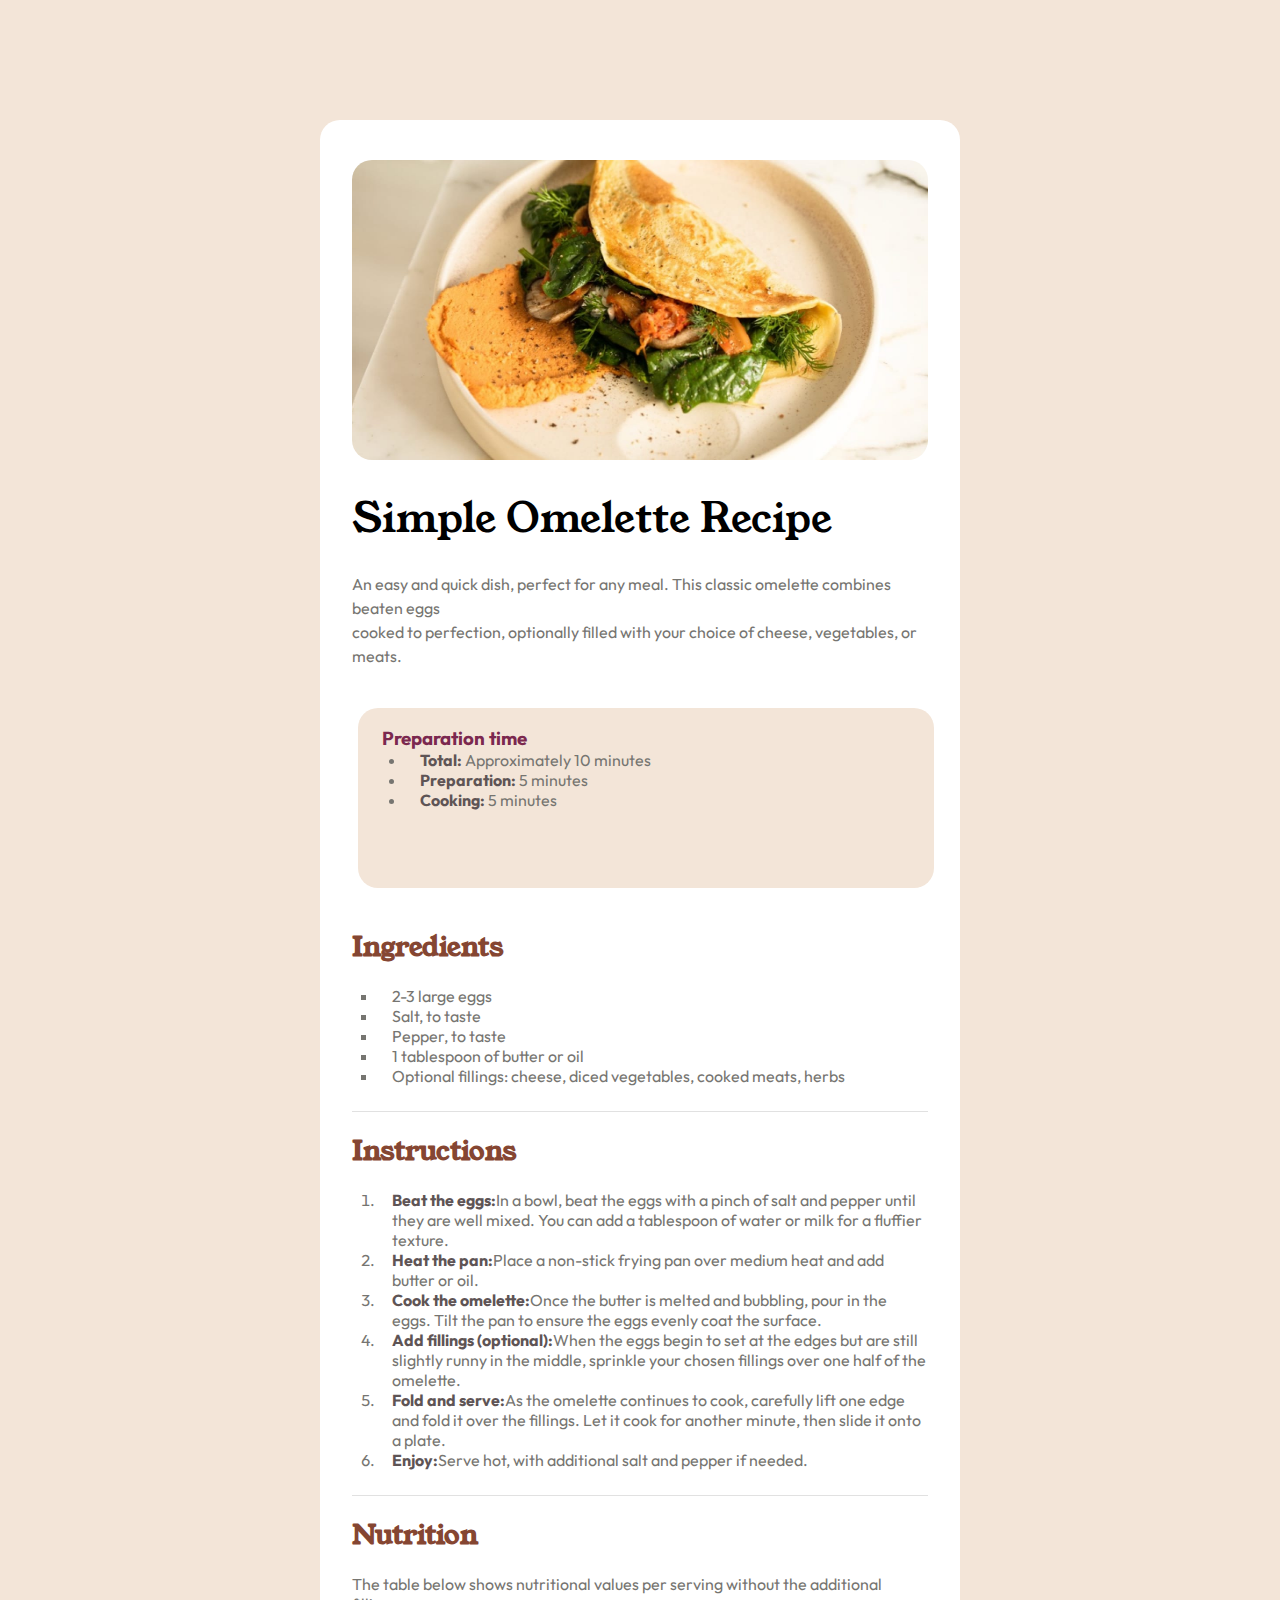
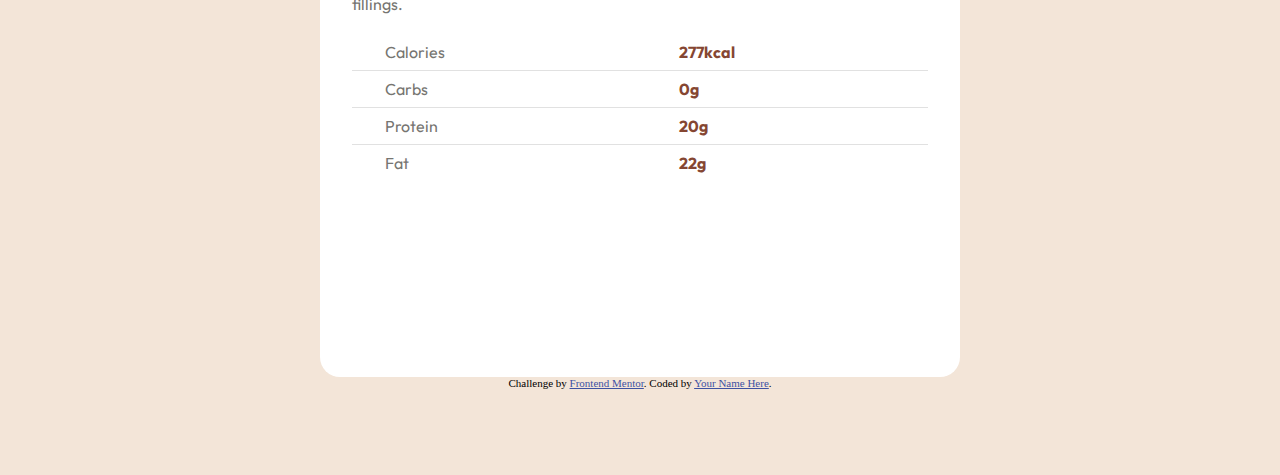
<file: recipe-page-main/index.html>
<!DOCTYPE html>
<html lang="en">
  <head>
    <meta charset="UTF-8" />
    <meta name="viewport" content="width=device-width, initial-scale=1.0" />
    <!-- displays site properly based on user's device -->

    <link
      rel="icon"
      type="image/png"
      sizes="32x32"
      href="./assets/images/favicon-32x32.png"
    />

    <title>Frontend Mentor | Recipe page</title>

    <!-- Feel free to remove these styles or customise in your own stylesheet 👍 -->

    <link rel="stylesheet" href="style.css" />
  </head>

  <body>
    <div class="box">
      <section class="first-section">
        <img src="assets/images/image-omelette.jpeg" alt="Omelette" />
      </section>

      <section class="second-section">
        <h1>Simple Omelette Recipe</h1>
        <p>
          An easy and quick dish, perfect for any meal. This classic omelette
          combines beaten eggs <br />
          cooked to perfection, optionally filled with your choice of cheese,
          vegetables, or meats.
        </p>
      </section>

      <section class="third-section">
        <h3>Preparation time</h3>
        <ul>
          <li><span>Total:</span> Approximately 10 minutes</li>
          <li><span>Preparation:</span> 5 minutes</li>
          <li><span>Cooking:</span> 5 minutes</li>
        </ul>
      </section>

      <section class="forth-section">
        <h3>Ingredients</h3>
        <ul>
          <li>2-3 large eggs</li>
          <li>Salt, to taste</li>
          <li>Pepper, to taste</li>
          <li>1 tablespoon of butter or oil</li>
          <li>
            Optional fillings: cheese, diced vegetables, cooked meats, herbs
          </li>
        </ul>
      </section>

      <section class="fifth-section">
        <h3>Instructions</h3>
        <ol>
          <li>
            <span>Beat the eggs:</span>In a bowl, beat the eggs with a pinch of
            salt and pepper until they are well mixed. You can add a tablespoon
            of water or milk for a fluffier texture.
          </li>
          <li>
            <span>Heat the pan:</span>Place a non-stick frying pan over medium
            heat and add butter or oil.
          </li>
          <li>
            <span>Cook the omelette:</span>Once the butter is melted and
            bubbling, pour in the eggs. Tilt the pan to ensure the eggs evenly
            coat the surface.
          </li>
          <li>
            <span>Add fillings (optional):</span>When the eggs begin to set at
            the edges but are still slightly runny in the middle, sprinkle your
            chosen fillings over one half of the omelette.
          </li>
          <li>
            <span>Fold and serve:</span>As the omelette continues to cook,
            carefully lift one edge and fold it over the fillings. Let it cook
            for another minute, then slide it onto a plate.
          </li>
          <li>
            <span>Enjoy:</span>Serve hot, with additional salt and pepper if
            needed.
          </li>
        </ol>
      </section>
      <section class="sixth-section">
        <h3>Nutrition</h3>
        <p>
          The table below shows nutritional values per serving without the
          additional fillings.
        </p>
        <table>
          <tr>
            <td>Calories</td>
            <td class="second-td">277kcal</td>
          </tr>
          <tr>
            <td>Carbs</td>
            <td class="second-td">0g</td>
          </tr>
          <tr>
            <td>Protein</td>
            <td class="second-td">20g</td>
          </tr>
          <tr class="last-tr">
            <td>Fat</td>
            <td class="second-td">22g</td>
          </tr>
        </table>
      </section>
    </div>

    <div class="attribution">
      Challenge by
      <a href="https://www.frontendmentor.io?ref=challenge" target="_blank"
        >Frontend Mentor</a
      >. Coded by <a href="#">Your Name Here</a>.
    </div>
  </body>
</html>
</file>
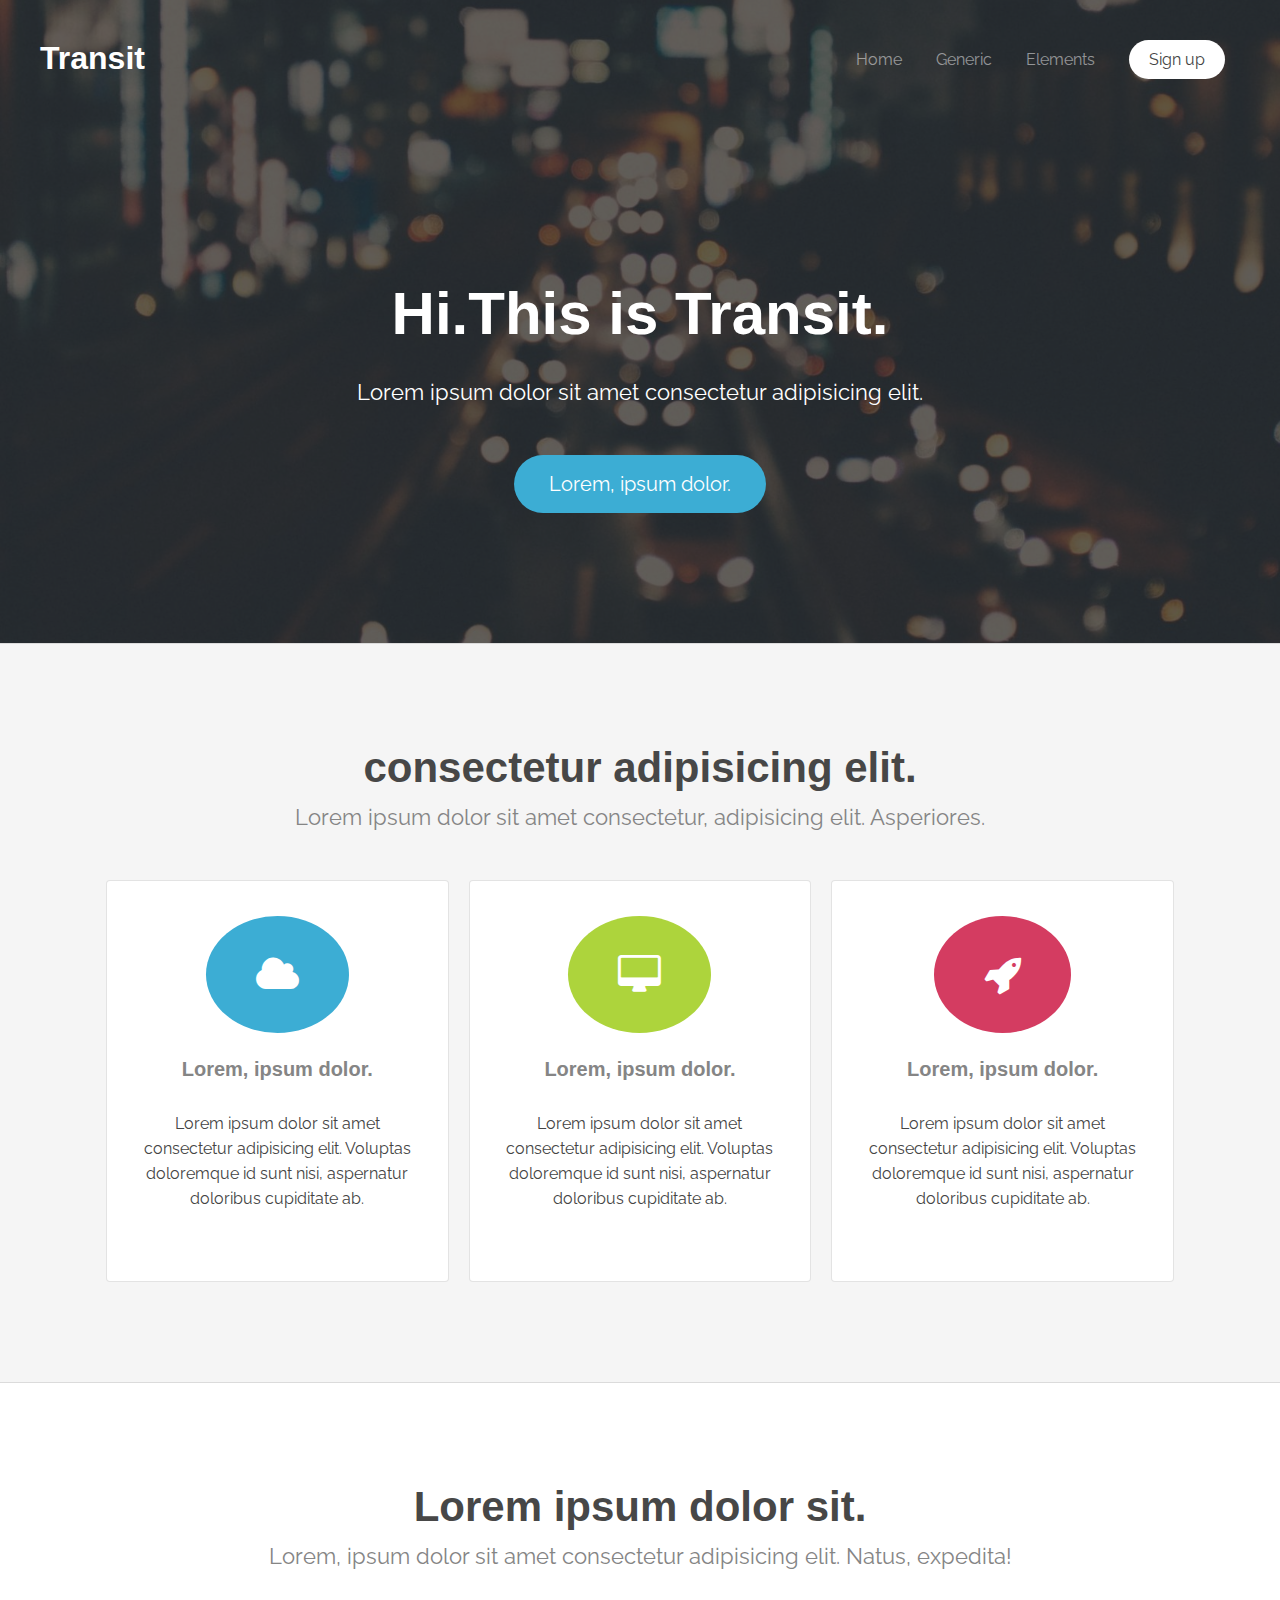
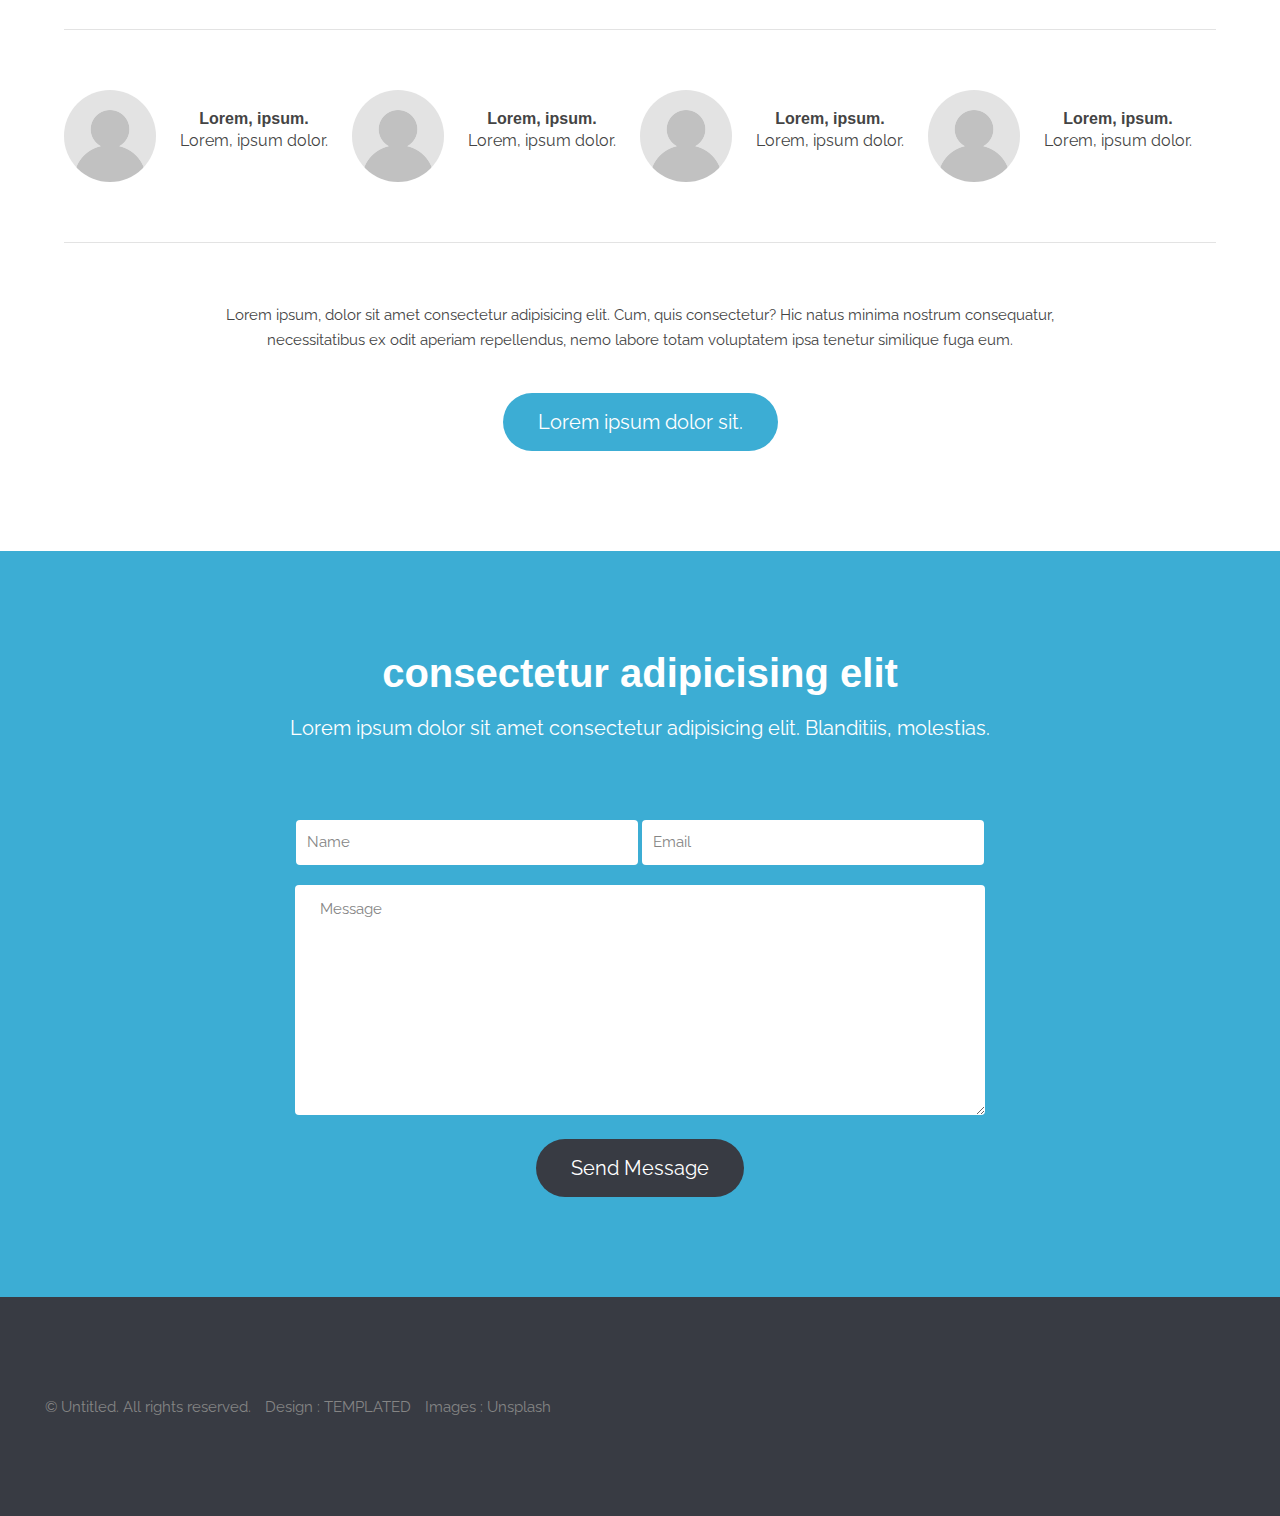
<file: Toplearn-first-project/index.html>
<!DOCTYPE html>
<html lang="en">
  <head>
    <meta charset="UTF-8" />
    <meta name="viewport" content="width=device-width, initial-scale=1.0" />
    <title>Document</title>
    <link rel="stylesheet" href="css/style.css" />
  </head>
  <body>
    <div class="header">
      <div class="top-menu">
        <h1>
          <a href="#">Transit</a>
        </h1>
        <div class="nav">
          <ul>
            <li><a href="#">Home</a></li>
            <li><a href="#">Generic</a></li>
            <li><a href="#">Elements</a></li>
            <li><button class="btn btn-gray">Sign up</button></li>
          </ul>
        </div>
      </div>

      <div class="banner-content">
        <h2>Hi.This is Transit.</h2>
        <p>Lorem ipsum dolor sit amet consectetur adipisicing elit.</p>
        <button class="btn btn-big btn-blue">Lorem, ipsum dolor.</button>
      </div>
    </div>

    <div class="main">
      <div class="services">
        <div class="container">
          <div class="services-header">
            <h2>consectetur adipisicing elit.</h2>
            <p>
              Lorem ipsum dolor sit amet consectetur, adipisicing elit.
              Asperiores.
            </p>
          </div>
          <div class="services-content">
            <div class="box">
              <i class="fa-cloud icon color-blue big rounded"></i>
              <h4>Lorem, ipsum dolor.</h4>
              <p>
                Lorem ipsum dolor sit amet consectetur adipisicing elit.
                Voluptas doloremque id sunt nisi, aspernatur doloribus
                cupiditate ab.
              </p>
            </div>
            <div class="box">
              <i class="fa-desktop icon color-green big rounded"></i>
              <h4>Lorem, ipsum dolor.</h4>
              <p>
                Lorem ipsum dolor sit amet consectetur adipisicing elit.
                Voluptas doloremque id sunt nisi, aspernatur doloribus
                cupiditate ab.
              </p>
            </div>
            <div class="box">
              <i class="fa-rocket icon color-red big rounded"></i>
              <h4>Lorem, ipsum dolor.</h4>
              <p>
                Lorem ipsum dolor sit amet consectetur adipisicing elit.
                Voluptas doloremque id sunt nisi, aspernatur doloribus
                cupiditate ab.
              </p>
            </div>
          </div>
        </div>
      </div>

      <div class="about">
        <div class="container">
          <div class="about-header">
            <h2>Lorem ipsum dolor sit.</h2>
            <p>
              Lorem, ipsum dolor sit amet consectetur adipisicing elit. Natus,
              expedita!
            </p>
          </div>

          <div class="about-content">
            <div class="profile">
              <img src="img/profile_placeholder.gif" alt="" />
              <h4>Lorem, ipsum.</h4>
              <p>Lorem, ipsum dolor.</p>
            </div>
            <div class="profile">
              <img src="img/profile_placeholder.gif" alt="" />
              <h4>Lorem, ipsum.</h4>
              <p>Lorem, ipsum dolor.</p>
            </div>
            <div class="profile">
              <img src="img/profile_placeholder.gif" alt="" />
              <h4>Lorem, ipsum.</h4>
              <p>Lorem, ipsum dolor.</p>
            </div>
            <div class="profile">
              <img src="img/profile_placeholder.gif" alt="" />
              <h4>Lorem, ipsum.</h4>
              <p>Lorem, ipsum dolor.</p>
            </div>
          </div>
          <div class="about-footer">
            <p>
              Lorem ipsum, dolor sit amet consectetur adipisicing elit. Cum,
              quis consectetur? Hic natus minima nostrum consequatur,
              necessitatibus ex odit aperiam repellendus, nemo labore totam
              voluptatem ipsa tenetur similique fuga eum.
            </p>

            <button class="btn btn-blue btn-big">Lorem ipsum dolor sit.</button>
          </div>
        </div>
      </div>

      <div class="contact">
        <div class="contact-header">
          <h2>consectetur adipicising elit</h2>
          <p>
            Lorem ipsum dolor sit amet consectetur adipisicing elit. Blanditiis,
            molestias.
          </p>
        </div>

        <div class="contact-content">
          <form action="">
            <input type="text" placeholder="Name" />
            <input type="email" placeholder="Email" />
            <textarea placeholder="Message"></textarea>
          </form>
          <button class="btn btn-dark btn-big">Send Message</button>
        </div>
      </div>
    </div>
    <div class="footer">
      <ul class="copyright">
        <li>&copy; Untitled. All rights reserved.</li>
        <li>Design : <a href="https://templated.co">TEMPLATED </a></li>
        <li>Images : <a href="https://unsplash.com">Unsplash</a></li>
      </ul>
    </div>
  </body>
</html>
</file>
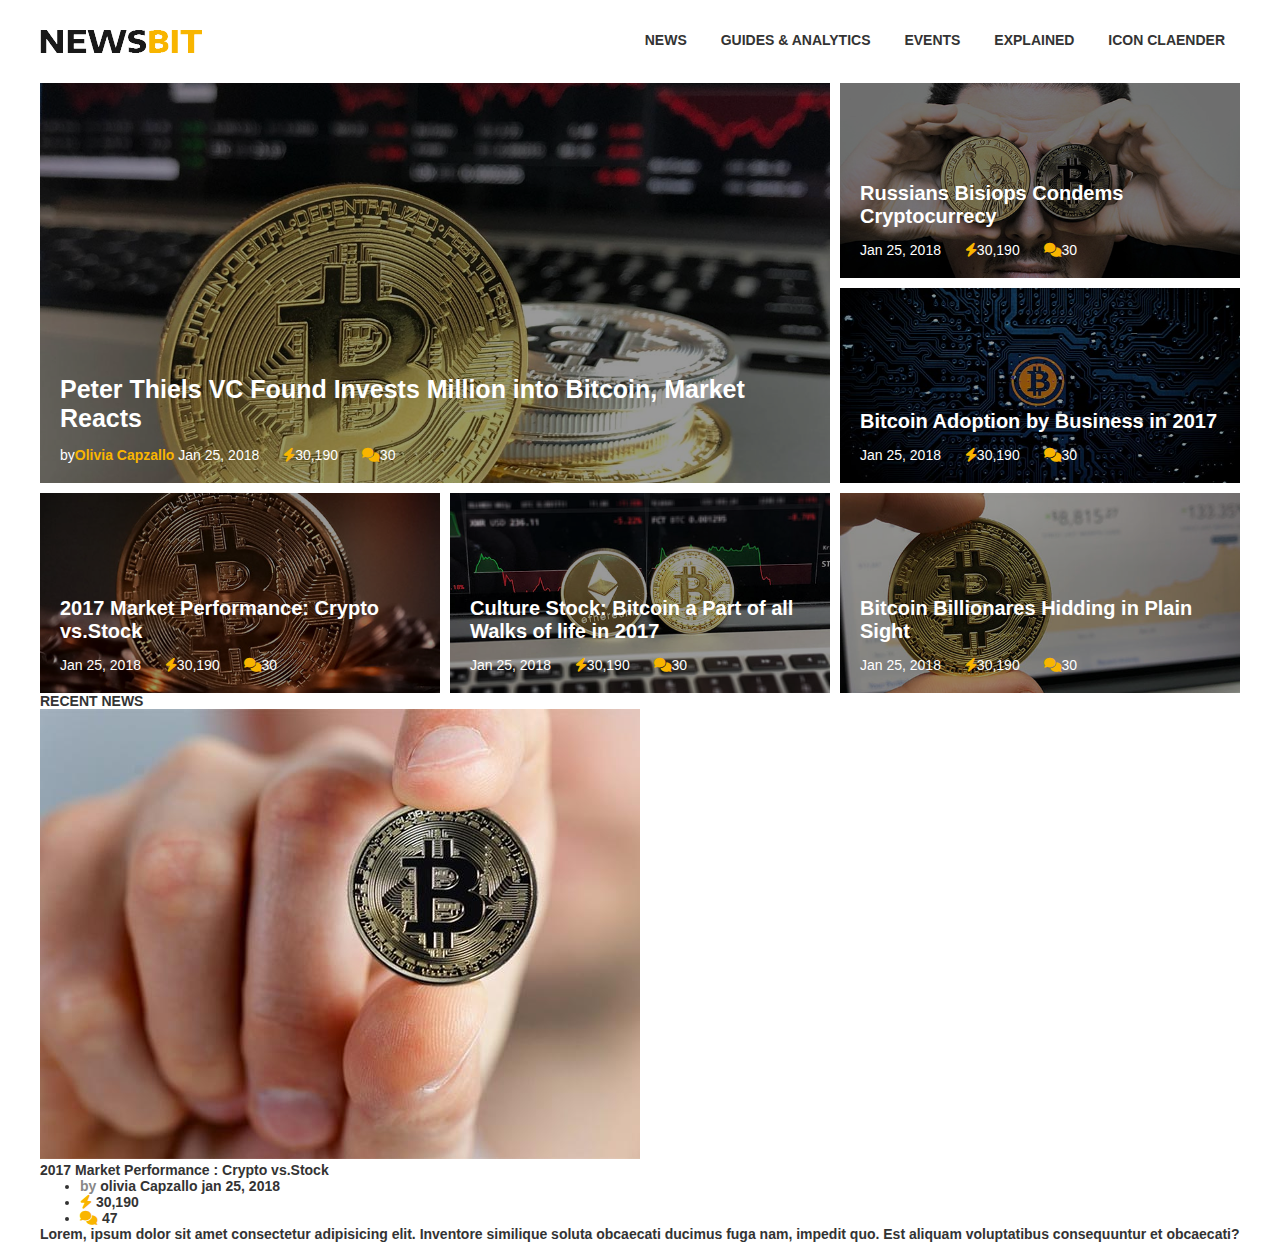
<file: Toplearn-second-project/index.html>
<!DOCTYPE html>
<html lang="en">
  <head>
    <meta charset="UTF-8" />
    <meta name="viewport" content="width=device-width, initial-scale=1.0" />
    <link
      rel="stylesheet"
      href="https://cdnjs.cloudflare.com/ajax/libs/font-awesome/6.5.1/css/all.min.css"
    />
    <link rel="stylesheet" href="css/style.css" />
    <title>Document</title>
  </head>

  <body>
    <section class="app">
      <header>
        <nav class="header">
          <img src="images/logo-black.png" alt="" class="header-logo" />
          <button class="header-menu-burger" onclick="showMenu()">
            <i class="fas fa-bars"></i>
          </button>
          <ul class="header-menu" id="menu">
            <li class="header-menu-item">
              <a href="#" class="header-menu-item-link">NEWS</a>
            </li>
            <li class="header-menu-item">
              <a href="#" class="header-menu-item-link">GUIDES & ANALYTICS</a>
            </li>
            <li class="header-menu-item">
              <a href="#" class="header-menu-item-link">EVENTS</a>
            </li>
            <li class="header-menu-item">
              <a href="#" class="header-menu-item-link">EXPLAINED</a>
            </li>
            <li class="header-menu-item">
              <a href="#" class="header-menu-item-link">ICON CLAENDER</a>
            </li>
          </ul>
          <section class="clear-fix"></section>
        </nav>
      </header>

      <section class="content">
        <section class="intro-h-600px">
          <section class="intro-row intro-h-2-3 mb-10px">
            <section
              class="intro-2-3-col intro-h-100 position-relative h-md-300px"
            >
              <section class="img-bg bg-1 intro-h-100"></section>
              <section class="intro-item-caption">
                <h3 class="caption-title">
                  <span>
                    Peter Thiels VC Found Invests Million into Bitcoin, Market
                    Reacts
                  </span>
                </h3>
                <ul class="caption-info-bar">
                  <li>
                    by<b class="text-yellow">Olivia Capzallo</b> Jan 25, 2018
                  </li>
                  <li><i class="fas fa-bolt text-yellow"></i>30,190</li>
                  <li><i class="fas fa-comments text-yellow"></i>30</li>
                </ul>
              </section>
            </section>
            <section class="intro-1-3-col intro-h-100">
              <section
                class="intro-1-3-item intro-h-50 position-relative h-md-300px"
              >
                <section class="img-bg bg-2 intro-h-100"></section>
                <section class="intro-item-caption">
                  <h3 class="caption-title">
                    <b> Russians Bisiops Condems Cryptocurrecy </b>
                  </h3>
                  <ul class="caption-info-bar">
                    <li>Jan 25, 2018</li>
                    <li><i class="fas fa-bolt text-yellow"></i>30,190</li>
                    <li><i class="fas fa-comments text-yellow"></i>30</li>
                  </ul>
                </section>
              </section>
              <section
                class="intro-1-3-item intro-h-50 position-relative h-md-300px"
              >
                <section class="img-bg bg-3 intro-h-100"></section>
                <section class="intro-item-caption">
                  <h3 class="caption-title">
                    <b> Bitcoin Adoption by Business in 2017 </b>
                  </h3>
                  <ul class="caption-info-bar">
                    <li>Jan 25, 2018</li>
                    <li><i class="fas fa-bolt text-yellow"></i>30,190</li>
                    <li><i class="fas fa-comments text-yellow"></i>30</li>
                  </ul>
                </section>
              </section>
            </section>
            <section class="clear-fix"></section>
          </section>

          <section class="intro-row intro-h-1-3">
            <section
              class="intro-1-3-col-item intro-h-100 position-relative h-md-300px"
            >
              <section class="img-bg bg-4 intro-h-100"></section>
              <section class="intro-item-caption">
                <h3 class="caption-title">
                  <b> 2017 Market Performance: Crypto vs.Stock </b>
                </h3>
                <ul class="caption-info-bar">
                  <li>Jan 25, 2018</li>
                  <li><i class="fas fa-bolt text-yellow"></i>30,190</li>
                  <li><i class="fas fa-comments text-yellow"></i>30</li>
                </ul>
              </section>
            </section>
            <section
              class="intro-1-3-col-item intro-h-100 position-relative h-md-300px"
            >
              <section class="img-bg bg-5 intro-h-100"></section>
              <section class="intro-item-caption">
                <h3 class="caption-title">
                  <b>
                    Culture Stock: Bitcoin a Part of all Walks of life in 2017
                  </b>
                </h3>
                <ul class="caption-info-bar">
                  <li>Jan 25, 2018</li>
                  <li><i class="fas fa-bolt text-yellow"></i>30,190</li>
                  <li><i class="fas fa-comments text-yellow"></i>30</li>
                </ul>
              </section>
            </section>
            <section
              class="intro-1-3-col-item intro-h-100 position-relative h-md-300px"
            >
              <section class="img-bg bg-6 intro-h-100"></section>
              <section class="intro-item-caption">
                <h3 class="caption-title">
                  <b> Bitcoin Billionares Hidding in Plain Sight </b>
                </h3>
                <ul class="caption-info-bar">
                  <li>Jan 25, 2018</li>
                  <li><i class="fas fa-bolt text-yellow"></i>30,190</li>
                  <li><i class="fas fa-comments text-yellow"></i>30</li>
                </ul>
              </section>
            </section>
            <section class="clear-fix"></section>
          </section>
        </section>

        <section class="container">
          <main>
            <section class="main-news">
              <h2>RECENT NEWS</h2>

              <article>
                <img src="images/recent-news-1-600x450.jpg" alt="" />
                <h3>
                  <a href="#"> 2017 Market Performance : Crypto vs.Stock </a>
                  <ul>
                    <li>
                      <span class="text-muted">by</span>
                      <a class="color-black" href="">
                        <b>olivia Capzallo</b>
                      </a>
                      <span> jan 25, 2018 </span>
                    </li>

                    <li>
                      <i class="fas fa-bolt text-yellow"></i>
                      30,190
                    </li>
                    <li>
                      <i class="fas fa-comments text-yellow"></i>
                      47
                    </li>
                  </ul>
                  <p>
                    Lorem, ipsum dolor sit amet consectetur adipisicing elit.
                    Inventore similique soluta obcaecati ducimus fuga nam,
                    impedit quo. Est aliquam voluptatibus consequuntur et
                    obcaecati?
                  </p>
                </h3>
              </article>
            </section>
          </main>

          <aside></aside>
        </section>
      </section>
    </section>

    <footer class="footer"></footer>

    <script>
      function showMenu() {
        var menu = document.getElementById("menu");
        if (menu.className === "header-menu") {
          menu.className += " show";
        } else {
          menu.className = "header-menu";
        }
      }
    </script>
  </body>
</html>
</file>
<file: recipe-page-main/style.css>
@font-face {
  font-family: "young-serif";
  src: url(assets/fonts/young-serif/YoungSerif-Regular.ttf);
}

@font-face {
  font-family: "outfit";
  src: url(assets/fonts/outfit/Outfit-VariableFont_wght.ttf);
}

* {
  padding: 0;
  margin: 0;
}

.attribution {
  font-size: 11px;
  text-align: center;
}
.attribution a {
  color: hsl(228, 45%, 44%);
}

section {
  /* width: 80%; */
  width: 90%;
  margin: 0 auto;
}

p {
  font-size: 16px;
  font-family: "outfit";
}

body {
  background-color: #f3e5d8;
  height: 1955px;
}

.box {
  width: 50%;
  height: 95%;
  background-color: #fff;
  margin: 120px auto 0 auto;
  border-radius: 20px;
}

.first-section img {
  width: 100%;
  height: 300px;
  margin-top: 40px;
  border-radius: 20px;
}

.second-section h1 {
  font-size: 41px;
  margin: 25px 0;
  font-family: "young-serif";
  font-weight: 400;
}
.second-section p {
  line-height: 24px;
  color: #767571;
}

.third-section {
  background-color: #f3e5d8;
  height: 180px;
  margin: 40px 38px;
  border-radius: 20px;
}

.third-section h3 {
  color: hsl(332, 51%, 32%);
  font-family: "outfit";
  padding: 18px 0 0 24px;
}

.third-section ul {
  padding-left: 48px;
  list-style-type: style color;
}
.third-section li {
  color: #767571;
  font-family: "outfit";
  padding-left: 14px;
}

.third-section li span {
  color: #5e5455;
  font-family: "outfit";
  font-weight: bold;
}

/* .forth-section {
  background-color: #f3e5d8;
} */

.forth-section h3 {
  font-family: "young-serif";
  font-weight: 700;
  font-size: 27px;
  color: hsl(14, 45%, 36%);
  margin-bottom: 20px;
}

.forth-section {
  border-bottom: 1px solid #e1e1e1;
  padding-bottom: 25px;
}

.forth-section ul {
  padding-left: 26px;
}

.forth-section ul li {
  list-style-type: square;
  font-family: "outfit";
  color: #767571;
  padding-left: 14px;
}

/* .fifth-section {
} */

.fifth-section h3 {
  font-family: "young-serif";
  font-weight: 700;
  font-size: 27px;
  color: hsl(14, 45%, 36%);
  margin: 20px 0;
}

.fifth-section ol li {
  color: #767571;
  font-family: "outfit";
  padding-left: 14px;
}

.fifth-section ol {
  padding-left: 26px;
  margin-bottom: 25px;
}

.fifth-section {
  border-bottom: 1px solid #e1e1e1;
}

.fifth-section ol li span {
  color: #5e5455;
  font-family: "outfit";
  font-weight: bold;
}

/* .sixth.sectoin{
  
} */
.sixth-section h3 {
  font-family: "young-serif";
  font-weight: 700;
  font-size: 27px;
  color: hsl(14, 45%, 36%);
  margin: 20px 0;
}
.sixth-section p {
  color: #767571;
  font-family: "outfit";
}
.sixth-section table tr td {
  font-family: "outfit";
  font-size: 16px;
  color: #767571;

  padding: 8px 0 8px 33px;
}

table {
  margin-top: 20px;
  border-collapse: collapse;
  width: 100%;
}

.second-td {
  color: hsl(14, 45%, 36%) !important;
  font-weight: 700;
}

.sixth-section table tr {
  border-bottom: 1px solid #e1e1e1;
}

tr.last-tr {
  border-bottom: none !important;
}
</file>
<file: Toplearn-second-project/css/style.css>
* {
  margin: 0 auto;
  font-size: 14px;
  font-family: "Encode Sans Expanded", sans-serif;
  color: #333;
}

.clear-fix {
  clear: both;
}

.position-relative {
  position: relative;
}

.position-absolute {
  position: absolute;
}

.title {
  position: relative;
  padding-bottom: 20px;
  margin-bottom: 40px;
  font-size: 18px;
  font-weight: 700;
}

.title:after {
  position: absolute;
  bottom: 0;
  left: 0;
  content: "";
  width: 100%;
  height: 1px;
  background: #ccc;
}

.title:before {
  position: absolute;
  bottom: 0;
  left: 0;
  content: "";
  width: 80px;
  height: 5px;
  background: #f9b500;
  z-index: 1;
}

.article-title {
  padding-top: 20px;
}

.article-title a {
  font-size: 20px;
  font-weight: 700;
}

.info-bar {
  padding-top: 10px;
  padding-bottom: 20px;
  padding-left: 0px;
}

.info-bar li {
  display: inline-block;
  margin-right: 20px;
  line-height: 25px;
}

.text-muted {
  color: #888;
}

.text-yellow {
  color: #f9b500;
}

a {
  text-decoration: none;
  transition: all 0.2s;
}

b {
  font-weight: 700;
  transition: all 0.2s;
}

a:hover {
  color: #f9b500;
}

a:hover > b {
  color: #f9b500;
}

.app {
  width: 1200px;
}

@media (max-width: 1199.98px) {
  .app {
    width: 992px;
  }
}

@media (max-width: 991.98px) {
  .app {
    width: 768px;
  }
}

@media (max-width: 767.98px) {
  .app {
    width: 576px;
  }
}

@media (max-width: 575.98px) {
  .app {
    width: calc(100% - 30px);
    padding: 0 15px;
  }
}

.header-logo {
  float: left;
  margin: 30px 0;
}

.header-menu {
  float: right;
}

.header-menu-item {
  display: inline;
}

.header-menu-item-link {
  padding: 0 15px;
  line-height: 80px;
  font-weight: 700;
  color: #333 !important;
}

.header-menu-burger {
  float: right;
  display: none;
  background-color: white;
  border: none;
  line-height: 80px;
}

.show {
  display: inline-block !important;
}

@media (max-width: 991.98px) {
  .header-logo {
    height: 15px;
    margin: 32px 0;
  }
  .header-menu-item-link {
    padding: 0 5px;
  }
}

@media (max-width: 767.98px) {
  .header-menu-burger {
    display: inline-block;
  }
  .header-menu {
    display: none;
    width: 100%;
  }
  .header-menu-item {
    display: block;
    border-bottom: 1px solid #cecece;
  }
}

.intro-row {
  width: 100%;
}

.intro-h-600px {
  height: 600px;
}

.intro-h-100 {
  height: 100%;
}

.intro-h-2-3 {
  height: calc(200% / 3);
}

.intro-h-1-3 {
  height: calc(100% / 3);
}

.intro-h-50:first-of-type {
  margin-bottom: 10px;
}

.intro-h-50 {
  height: calc(50% - 5px);
}

.intro-2-3-col {
  float: left;
  margin-right: 10px;
  width: calc(calc(200% / 3) - 10px);
}

.intro-1-3-col {
  float: right;
  width: calc(100% / 3);
}

.intro-1-3-item {
  width: 100%;
}

.intro-1-3-col-item {
  float: left;
  width: calc(100% / 3);
}

.intro-1-3-col-item:nth-of-type(2) {
  margin-left: 10px;
  margin-right: 10px;
  width: calc(calc(100% / 3) - 20px);
}

.bg-1 {
  background: url("../images/slider-1-1200x900.jpg") no-repeat center;
  background-size: cover;
}

.bg-2 {
  background: url("../images/slider-2-450x600.jpg") no-repeat center;
  background-size: cover;
}

.bg-3 {
  background: url("../images/slider-3-450x600.jpg") no-repeat center;
  background-size: cover;
}

.bg-4 {
  background: url("../images/slider-4-450x600.jpg") no-repeat center;
  background-size: cover;
}

.bg-5 {
  background: url("../images/slider-5-450x600.jpg") no-repeat center;
  background-size: cover;
}

.bg-6 {
  background: url("../images/slider-6-450x600.jpg") no-repeat center;
  background-size: cover;
}

.intro-item-caption {
  width: 100%;
  height: 100%;
  background-color: rgba(0, 0, 0, 0.4);
  position: absolute;
  top: 0;
  left: 0;
  z-index: 10;
}

.caption-title {
  position: absolute;
  bottom: 50px;
  left: 20px;
}

.caption-title span {
  font-size: 25px;
  font-weight: 800;
  color: #fff;
}

.caption-title b {
  font-size: 20px;
  font-weight: 800;
  color: #fff;
}

.caption-info-bar {
  position: absolute;
  bottom: 20px;
  left: 20px;
  padding: 0;
}

.caption-info-bar li {
  display: inline-block;
  margin-right: 20px;
  color: #fff;
}

.img-bg {
  position: absolute;

  top: 0;
  right: 0;
  bottom: 0;
  left: 0;
  z-index: 1;
}

.mt-10px {
  margin-top: 10px;
}

.mr-10px {
  margin-right: 10px;
}

.mb-10px {
  margin-bottom: 10px;
}

.ml-10px {
  margin-left: 10px;
}

@media (max-width: 767.98px) {
  .intro-2-3-col {
    width: 100%;
    float: none;
    margin-right: 0px;
  }

  .intro-1-3-col {
    width: 100%;
  }

  .intro-1-3-col-item {
    width: 100%;
    float: none;
  }
  .intro-1-3-col-item:nth-of-type(2) {
    width: 100%;
    float: none;
    margin: 0 0 10px 0;
  }

  .intro-h-600px {
    height: auto;
  }
  .intro-h-100 {
    height: auto;
  }
  .intro-h-50 {
    height: auto;
  }
  .intro-h-2-3 {
    height: auto;
  }
  .intro-h-1-3 {
    height: auto;
  }
  .h-md-300px {
    height: 300px;
    margin-bottom: 10px;
  }
}
</file>
<file: Toplearn-first-project/css/style.css>
@import url(font-awesome.min.css);

@font-face {
  font-family: "Raleway";
  src: url(../fonts/Raleway/Raleway-VariableFont_wght.ttf);
}

* {
  margin: 0;
}

body {
  font-family: "Raleway", Helvetica, sans-serif;
  color: #444;
}

h1,
h2,
h3,
h4,
h5,
h6 {
  font-family: Helvetica;
}

a {
  text-decoration: none;
  color: #fff;
}

.header h1 {
  float: left;
}

.nav {
  text-align: right;
}

.nav ul li {
  display: inline;
  padding: 0 15px;
}

.nav ul li a {
  color: rgba(255, 255, 255, 0.5);
  transition: color 0.2s ease-in-out;
}

.nav ul li a:hover {
  color: #fff;
}

.header {
  background-image: url(../img/dark_tint.png),
    url(../img/bokeh_car_lights_bg.jpg);
  background-position: center center;
  background-size: cover;
}

.top-menu {
  padding: 40px;
}

.btn {
  padding: 10px 20px;
  border-radius: 30px;
  border: 0;
  cursor: pointer;
  text-align: center;
  font-size: 16px;
  color: #fff;
  font-family: "Raleway";
}

.btn-gray {
  background-color: #fff;
  color: #444 !important;
}

.btn-blue {
  background-color: #3cadd4;
  color: #fff !important;
}

.btn-dark {
  background-color: #383b43;
  color: #fff !important;
}

.btn-big {
  font-size: 20px;
  padding: 17px 35px;
}

.banner-content {
  text-align: center;
  color: #fff;
  padding: 130px 0;
}

.banner-content h2 {
  font-size: 60px;
  line-height: 130px;
}

.banner-content p {
  font-size: 22px;
  margin-bottom: 50px;
}

/*----------------------*/

.services {
  background-color: #f5f5f5;
  border-bottom: 1px solid rgba(144, 144, 144, 0.25);
  border-top: 1px solid rgba(144, 144, 144, 0.25);
  padding: 100px 0;
  text-align: center;
}

.services-header {
  margin-bottom: 50px;
}

.services-header h2 {
  font-size: 42px;
  color: #474747;
  margin-bottom: 12px;
}

.services-header p {
  font-size: 22px;
  color: #858585;
}

.icon::before {
  font-family: FontAwesome;
  font-style: normal;
}

.color-blue {
  background-color: #3cadd4;
  color: #fff;
}
.color-red {
  background-color: #d43c61;
  color: #fff;
}
.color-green {
  background-color: #add43c;
  color: #fff;
}

.big {
  font-size: 40px;
  padding: 35px 50px;
}

.rounded {
  border-radius: 100%;
}

.services-content > * {
  float: left;
}

.box {
  background-color: #fff;
  padding: 70px 30px;
  border: 1px solid rgba(144, 144, 144, 0.25);
  border-radius: 4px;
  width: calc(calc(100% / 3) - 82px);
  margin: 0 10px;
}

.services-content::after,
.services-content::before {
  content: " ";
  display: block;
  clear: both;
}

.box h4 {
  color: #858585;
  font-size: 20px;
  margin: 60px 0 30px 0;
}

.box p {
  line-height: 25px;
}

.services-content {
  width: 85%;
  margin: 0 auto;
}

@media only screen and (max-width: 835px) {
  .box {
    width: 100%;
    padding: 60px 0;
    margin: 10px 0;
  }
}

/* -------------------------------------------- */

.about {
  text-align: center;
  padding: 100px 0;
}

.about-header h2 {
  color: #474747;
  font-size: 42px;
  margin-bottom: 12px;
}
.about-header p {
  color: #858585;
  font-size: 22px;
}

.about-content {
  border-top: 1px solid rgba(144, 144, 144, 0.25);
  border-bottom: 1px solid rgba(144, 144, 144, 0.25);
  margin: 60px auto;
  padding-top: 60px;
  width: 90%;
}

.about-content > * {
  float: left;
}

.about-content::after,
.about-content::before {
  content: " ";
  display: block;
  clear: both;
}

.profile {
  width: 25%;
  margin-bottom: 60px;
}
.profile img {
  border-radius: 50%;
  float: left;
}
.profile h4 {
  margin-top: 20px;
}
.profile p {
  line-height: 25px;
}

.about-footer {
  width: 65%;
  margin: 0 auto;
}

.about-footer p {
  line-height: 25px;
  font-size: 15px;
  margin-bottom: 40px;
}

.contact {
  background-color: #3cadd4;
  color: #fff;
  padding: 100px 0;
}

.contact-header {
  text-align: center;
  margin-bottom: 80px;
}

.contact-header h2 {
  font-size: 40px;
  margin-bottom: 20px;
}
.contact-header p {
  font-size: 20px;
}

.contact-content {
  text-align: center;
}

input[type="text"],
input[type="email"] {
  background-color: #fff;
  color: #444;
  border: none;
  border-radius: 4px;
  padding: 15px 11px;
  width: 25%;
}

textarea {
  background-color: #fff;
  color: #444;
  border: none;
  border-radius: 4px;
  padding: 15px 25px;
  width: 50%;
  margin-top: 20px;
  height: 200px;
}

.contact-content button {
  margin-top: 20px;
}

::placeholder {
  color: #858585;
  font-size: 15px;
  font-family: "Raleway";
}

/*-------------------------*/

.footer {
  background-color: #383b43;
  padding: 100px 0;
}

.copyright li {
  color: #858585;
  display: inline;
  font-size: 15px;
  margin: 0 5px;
}

.copyright a {
  color: #858585;
}
</file>
